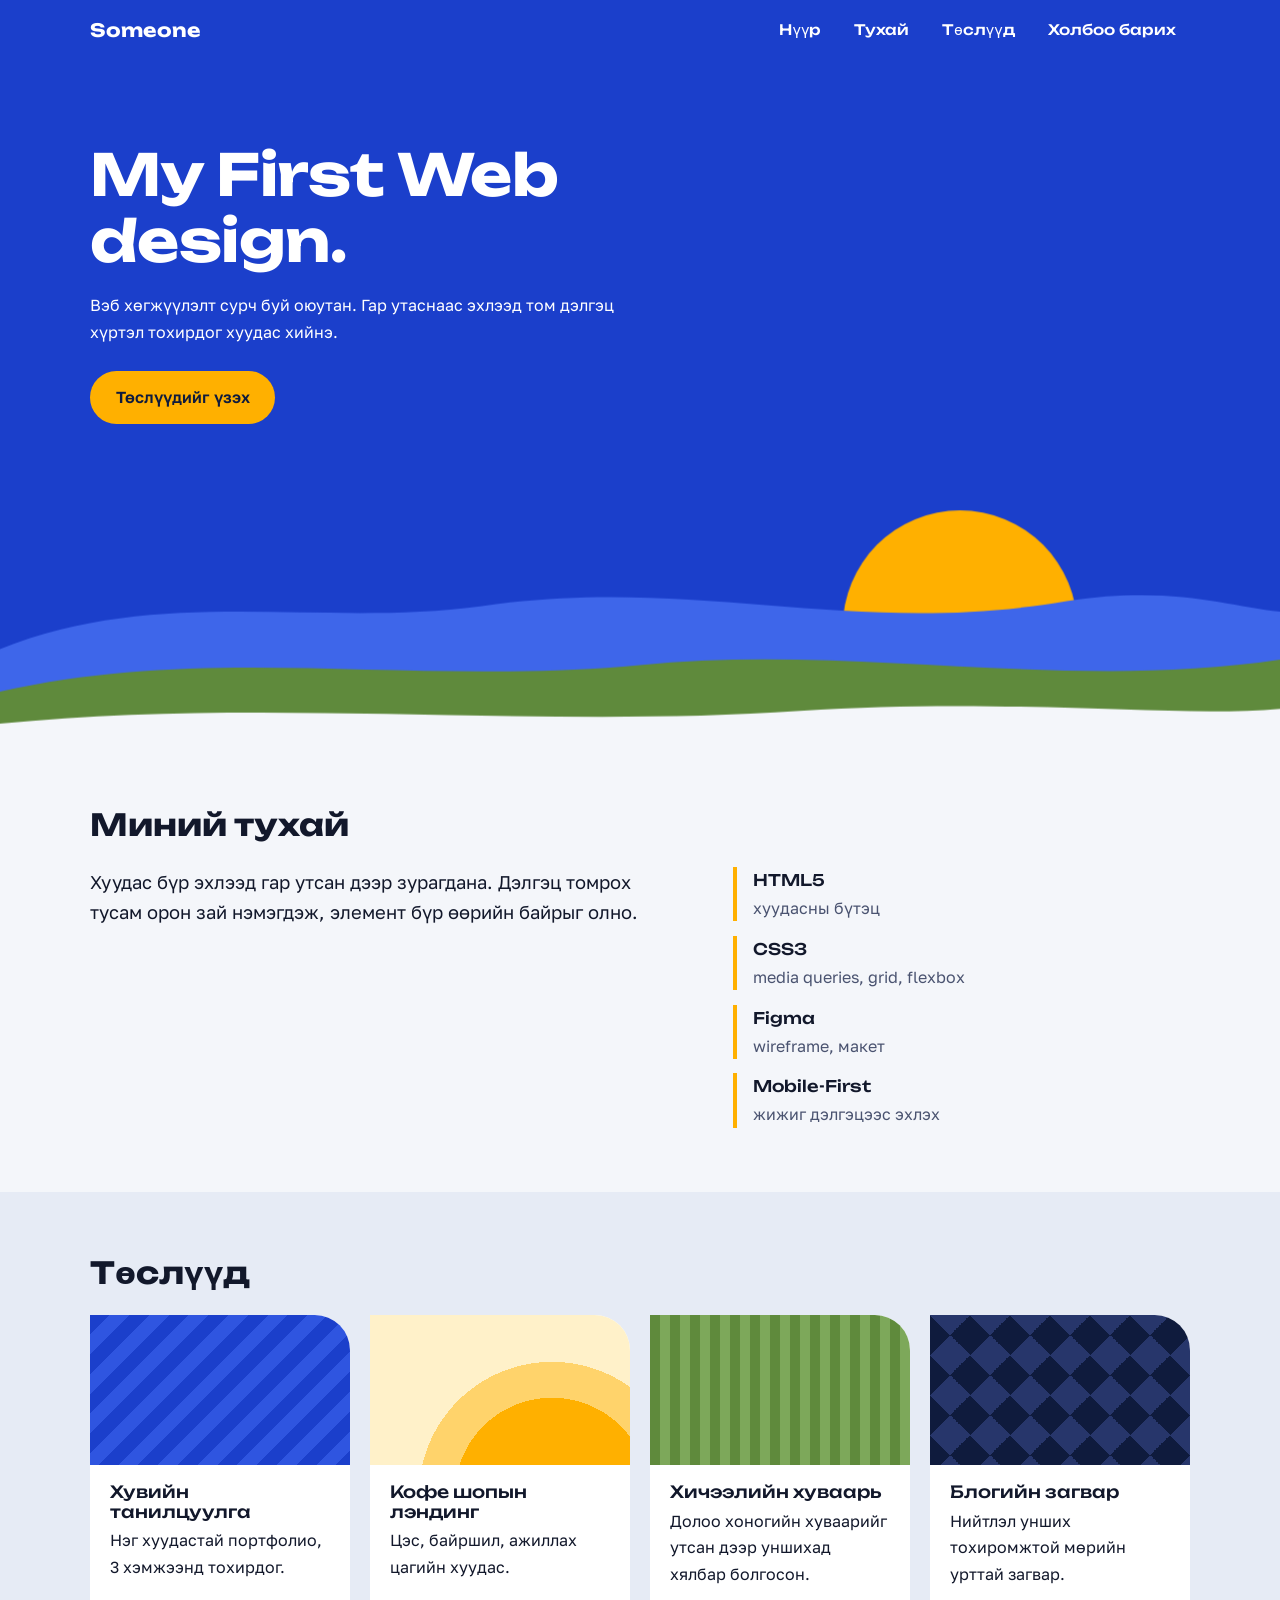
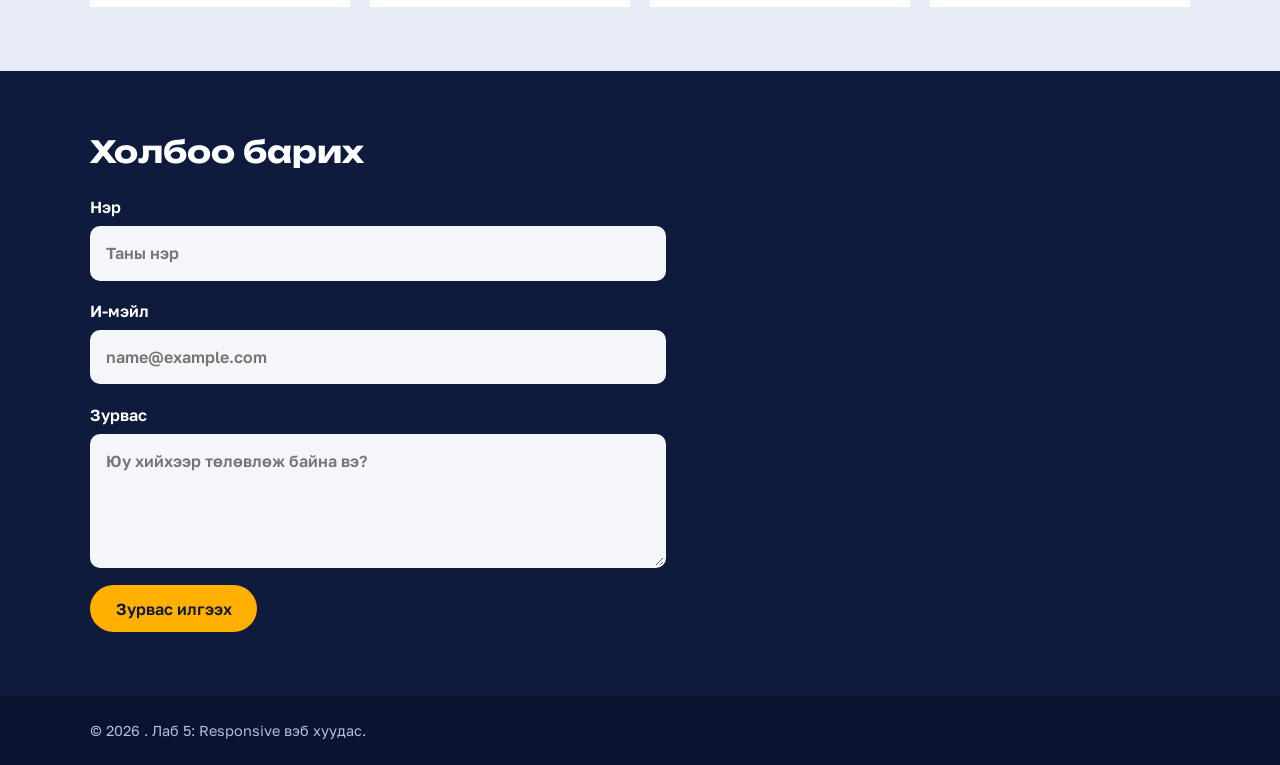
<file: index.html>
<!DOCTYPE html>
<html lang="mn">
<head>
  <meta charset="UTF-8">
  <meta name="viewport" content="width=device-width, initial-scale=1.0">
  <title>Someone – вэб загвар</title>
  <link rel="preconnect" href="https://fonts.googleapis.com">
  <link rel="preconnect" href="https://fonts.gstatic.com" crossorigin>
  <link href="https://fonts.googleapis.com/css2?family=Golos+Text:wght@400;600&family=Unbounded:wght@500;700&display=swap" rel="stylesheet">
  <link rel="stylesheet" href="style.css">
</head>
<body>
 
  <header class="header">
    <a class="logo" href="#home">Someone</a>
 
    <!-- Гар утасны цэс: CSS-only (checkbox) -->
    <input type="checkbox" id="menu-toggle" class="menu-toggle" aria-label="Цэс нээх/хаах">
    <label for="menu-toggle" class="burger" aria-hidden="true"><span></span><span></span></label>
 
    <nav class="nav" aria-label="Үндсэн цэс">
      <ul>
        <li><a href="#home">Нүүр</a></li>
        <li><a href="#about">Тухай</a></li>
        <li><a href="#projects">Төслүүд</a></li>
        <li><a href="#contact">Холбоо барих</a></li>
      </ul>
    </nav>
  </header>
 
  <main>
    <section id="home" class="hero">
      <div class="hero-text">
        <h1>My First Web design.</h1>
        <p>Вэб хөгжүүлэлт сурч буй оюутан. Гар утаснаас эхлээд том дэлгэц хүртэл тохирдог хуудас хийнэ.</p>
        <a href="#projects" class="btn">Төслүүдийг үзэх</a>
      </div>
 
      <!-- Тал нутгийн үүр цайх: нар аажмаар мандана -->
      <svg class="landscape" viewBox="0 0 1200 300" preserveAspectRatio="xMidYMax slice" aria-hidden="true">
        <g class="sun"><circle cx="900" cy="190" r="110" fill="#FFB000"/></g>
        <path d="M0 210 C150 150 300 190 450 170 C650 140 800 200 1000 165 C1100 150 1150 170 1200 175 L1200 300 L0 300 Z" fill="#3E66EA"/>
        <path d="M0 250 C200 205 380 245 600 225 C800 205 1000 250 1200 220 L1200 300 L0 300 Z" fill="#5F8A3C"/>
        <path d="M0 280 C250 255 500 285 750 268 C950 255 1100 275 1200 266 L1200 300 L0 300 Z" fill="#F4F6FA"/>
      </svg>
    </section>
 
    <section id="about" class="section">
      <h2>Миний тухай</h2>
      <div class="about-grid">
        <p class="lead">Хуудас бүр эхлээд гар утсан дээр зурагдана. Дэлгэц томрох тусам орон зай нэмэгдэж, элемент бүр өөрийн байрыг олно.</p>
        <dl class="skills">
          <div><dt>HTML5</dt><dd>хуудасны бүтэц</dd></div>
          <div><dt>CSS3</dt><dd>media queries, grid, flexbox</dd></div>
          <div><dt>Figma</dt><dd>wireframe, макет</dd></div>
          <div><dt>Mobile-First</dt><dd>жижиг дэлгэцээс эхлэх</dd></div>
        </dl>
      </div>
    </section>
 
    <section id="projects" class="section projects">
      <h2>Төслүүд</h2>
      <div class="cards">
        <article class="card c1"><div class="thumb"></div><h3>Хувийн танилцуулга</h3><p>Нэг хуудастай портфолио, 3 хэмжээнд тохирдог.</p></article>
        <article class="card c2"><div class="thumb"></div><h3>Кофе шопын лэндинг</h3><p>Цэс, байршил, ажиллах цагийн хуудас.</p></article>
        <article class="card c3"><div class="thumb"></div><h3>Хичээлийн хуваарь</h3><p>Долоо хоногийн хуваарийг утсан дээр уншихад хялбар болгосон.</p></article>
        <article class="card c4"><div class="thumb"></div><h3>Блогийн загвар</h3><p>Нийтлэл унших тохиромжтой мөрийн урттай загвар.</p></article>
      </div>
    </section>
 
    <section id="contact" class="section contact">
      <h2>Холбоо барих</h2>
      <form class="form" action="#" onsubmit="return false">
        <label>Нэр <input type="text" placeholder="Таны нэр" autocomplete="name"></label>
        <label>И-мэйл <input type="email" placeholder="name@example.com" autocomplete="email"></label>
        <label>Зурвас <textarea rows="4" placeholder="Юу хийхээр төлөвлөж байна вэ?"></textarea></label>
        <button class="btn" type="submit">Зурвас илгээх</button>
      </form>
    </section>
  </main>
 
  <footer class="footer">
    <p>&copy; 2026 . Лаб 5: Responsive вэб хуудас.</p>
  </footer>
 
</body>
</html>
</file>
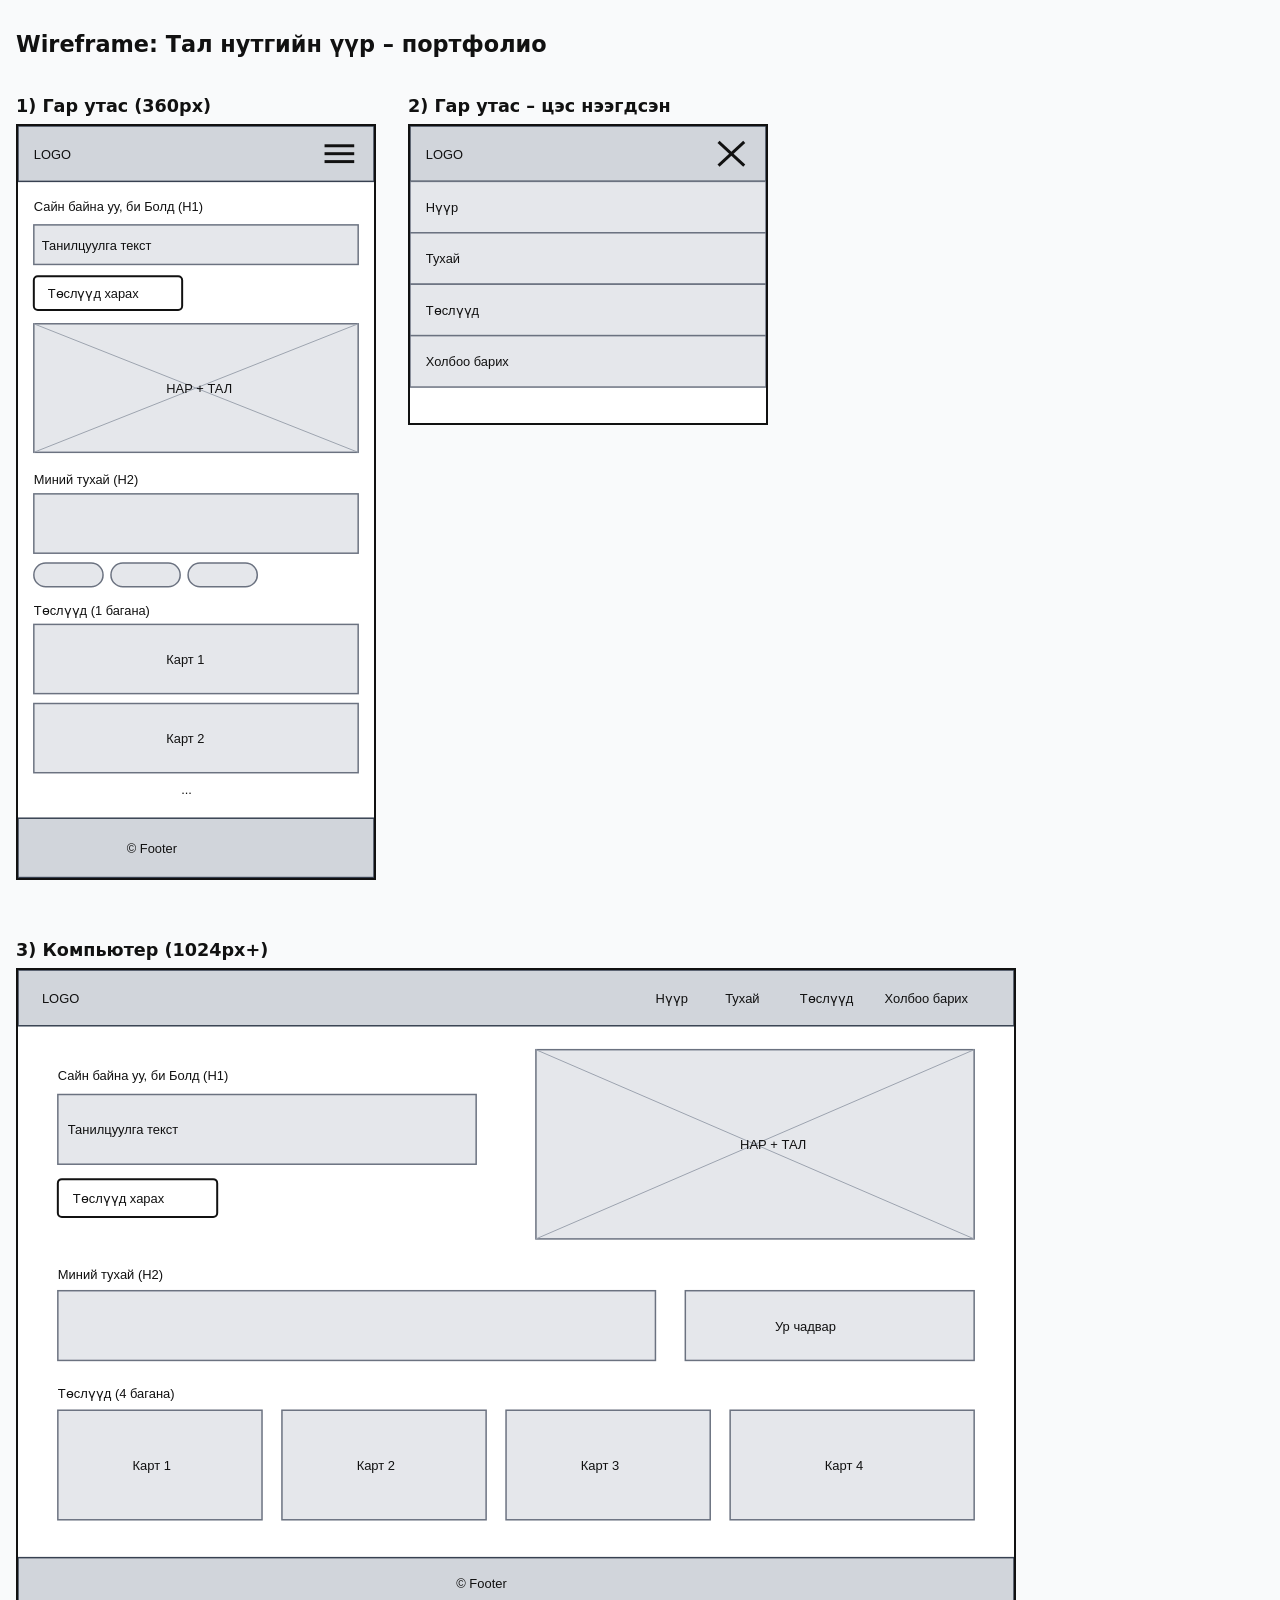
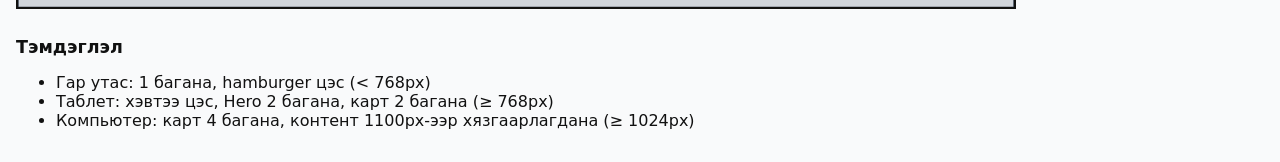
<file: wireframe.html>
<!DOCTYPE html>
<html lang="mn">
<head>
<meta charset="UTF-8">
<meta name="viewport" content="width=device-width, initial-scale=1.0">
<title>Wireframe – Портфолио</title>
<style>
  * { box-sizing: border-box; }
  body { font-family: system-ui, Arial, sans-serif; margin: 0; padding: 1rem; background: #f9fafb; color: #111; }
  h1 { font-size: 1.4rem; }
  h2 { font-size: 1.1rem; margin: 1.5rem 0 0.5rem; }
  .wrap { display: flex; flex-wrap: wrap; gap: 2rem; align-items: flex-start; }
  svg { max-width: 100%; height: auto; background: #fff; border: 2px solid #111; }
  text { font-family: Arial, sans-serif; font-size: 13px; fill: #111; }
  .box { fill: #e5e7eb; stroke: #6b7280; stroke-width: 1.5; }
  .bar { fill: #d1d5db; stroke: #374151; stroke-width: 1.5; }
  .x { stroke: #9ca3af; stroke-width: 1; }
  .btn { fill: #fff; stroke: #111; stroke-width: 2; }
</style>
</head>
<body>
<h1>Wireframe: Тал нутгийн үүр – портфолио</h1>

<div class="wrap">

<!-- ============ MOBILE 360x760 ============ -->
<div>
<h2>1) Гар утас (360px)</h2>
<svg width="360" height="760" viewBox="0 0 360 760">
  <!-- header -->
  <rect class="bar" x="0" y="0" width="360" height="56"/>
  <text x="16" y="33">LOGO</text>
  <g stroke="#111" stroke-width="3"><line x1="310" y1="20" x2="340" y2="20"/><line x1="310" y1="28" x2="340" y2="28"/><line x1="310" y1="36" x2="340" y2="36"/></g>
  <!-- hero -->
  <text x="16" y="86">Сайн байна уу, би Болд (H1)</text>
  <rect class="box" x="16" y="100" width="328" height="40"/><text x="24" y="125">Танилцуулга текст</text>
  <rect class="btn" x="16" y="152" width="150" height="34" rx="4"/><text x="30" y="174">Төслүүд харах</text>
  <rect class="box" x="16" y="200" width="328" height="130"/><line class="x" x1="16" y1="200" x2="344" y2="330"/><line class="x" x1="344" y1="200" x2="16" y2="330"/><text x="150" y="270">НАР + ТАЛ</text>
  <!-- about -->
  <text x="16" y="362">Миний тухай (H2)</text>
  <rect class="box" x="16" y="372" width="328" height="60"/>
  <rect class="box" x="16" y="442" width="70" height="24" rx="12"/><rect class="box" x="94" y="442" width="70" height="24" rx="12"/><rect class="box" x="172" y="442" width="70" height="24" rx="12"/>
  <!-- projects 1 column -->
  <text x="16" y="494">Төслүүд (1 багана)</text>
  <rect class="box" x="16" y="504" width="328" height="70"/><text x="150" y="544">Карт 1</text>
  <rect class="box" x="16" y="584" width="328" height="70"/><text x="150" y="624">Карт 2</text>
  <text x="165" y="676">...</text>
  <!-- footer -->
  <rect class="bar" x="0" y="700" width="360" height="60"/><text x="110" y="735">© Footer</text>
</svg>
</div>

<!-- ============ MOBILE MENU OPEN ============ -->
<div>
<h2>2) Гар утас – цэс нээгдсэн</h2>
<svg width="360" height="300" viewBox="0 0 360 300">
  <rect class="bar" x="0" y="0" width="360" height="56"/>
  <text x="16" y="33">LOGO</text>
  <g stroke="#111" stroke-width="3"><line x1="312" y1="16" x2="338" y2="40"/><line x1="312" y1="40" x2="338" y2="16"/></g>
  <rect class="box" x="0" y="56" width="360" height="52"/><text x="16" y="87">Нүүр</text>
  <rect class="box" x="0" y="108" width="360" height="52"/><text x="16" y="139">Тухай</text>
  <rect class="box" x="0" y="160" width="360" height="52"/><text x="16" y="191">Төслүүд</text>
  <rect class="box" x="0" y="212" width="360" height="52"/><text x="16" y="243">Холбоо барих</text>
</svg>
</div>

<!-- ============ DESKTOP 1000x640 ============ -->
<div style="width:100%">
<h2>3) Компьютер (1024px+)</h2>
<svg width="1000" height="640" viewBox="0 0 1000 640">
  <!-- header -->
  <rect class="bar" x="0" y="0" width="1000" height="56"/>
  <text x="24" y="33">LOGO</text>
  <text x="640" y="33">Нүүр</text><text x="710" y="33">Тухай</text><text x="785" y="33">Төслүүд</text><text x="870" y="33">Холбоо барих</text>
  <!-- hero 2 columns -->
  <text x="40" y="110">Сайн байна уу, би Болд (H1)</text>
  <rect class="box" x="40" y="125" width="420" height="70"/><text x="50" y="165">Танилцуулга текст</text>
  <rect class="btn" x="40" y="210" width="160" height="38" rx="4"/><text x="55" y="234">Төслүүд харах</text>
  <rect class="box" x="520" y="80" width="440" height="190"/><line class="x" x1="520" y1="80" x2="960" y2="270"/><line class="x" x1="960" y1="80" x2="520" y2="270"/><text x="725" y="180">НАР + ТАЛ</text>
  <!-- about 2fr/1fr -->
  <text x="40" y="310">Миний тухай (H2)</text>
  <rect class="box" x="40" y="322" width="600" height="70"/>
  <rect class="box" x="670" y="322" width="290" height="70"/><text x="760" y="362">Ур чадвар</text>
  <!-- projects 4 columns -->
  <text x="40" y="430">Төслүүд (4 багана)</text>
  <rect class="box" x="40" y="442" width="205" height="110"/><text x="115" y="502">Карт 1</text>
  <rect class="box" x="265" y="442" width="205" height="110"/><text x="340" y="502">Карт 2</text>
  <rect class="box" x="490" y="442" width="205" height="110"/><text x="565" y="502">Карт 3</text>
  <rect class="box" x="715" y="442" width="245" height="110"/><text x="810" y="502">Карт 4</text>
  <!-- footer -->
  <rect class="bar" x="0" y="590" width="1000" height="50"/><text x="440" y="620">© Footer</text>
</svg>
</div>

</div>

<h2>Тэмдэглэл</h2>
<ul>
  <li>Гар утас: 1 багана, hamburger цэс (&lt; 768px)</li>
  <li>Таблет: хэвтээ цэс, Hero 2 багана, карт 2 багана (≥ 768px)</li>
  <li>Компьютер: карт 4 багана, контент 1100px-ээр хязгаарлагдана (≥ 1024px)</li>
</ul>
</body>
</html>
</file>
<file: style.css>
:root {
  --sky: #1B3FCB;
  --sun: #FFB000;
  --steppe: #5F8A3C;
  --snow: #F4F6FA;
  --night: #0F1B3D;
  --ink: #12182B;
 
  --display: "Unbounded", "Arial Black", system-ui, sans-serif;
  --text: "Golos Text", system-ui, -apple-system, "Segoe UI", Roboto, Arial, sans-serif;
}
 
*, *::before, *::after { box-sizing: border-box; }
 
html { scroll-behavior: smooth; }
 
body {
  margin: 0;
  font-family: var(--text);
  font-size: 1rem;
  line-height: 1.65;
  color: var(--ink);
  background: var(--snow);
  overflow-x: hidden;                 /* хэвтээ скролл үүсэхээс сэргийлнэ */
}
 
img, svg, video { max-width: 100%; }
h1, h2, h3, p, dd, dt, a, label { overflow-wrap: anywhere; }
 
a { color: inherit; }
:focus-visible { outline: 3px solid var(--sun); outline-offset: 3px; }
 
h1, h2, h3 { font-family: var(--display); line-height: 1.15; margin: 0; }
 
/* Бүх хэсгийн хажуугийн зай нэг дор */
.header, .hero, .section, .footer { padding-inline: 1rem; }
 
/* ---------- Header + навигаци (гар утас) ---------- */
.header {
  position: sticky;
  top: 0;
  z-index: 10;
  display: flex;
  align-items: center;
  justify-content: space-between;
  padding-block: 0.7rem;
  background: var(--sky);
  color: #fff;
}
.logo {
  font-family: var(--display);
  font-weight: 700;
  font-size: 1.15rem;
  text-decoration: none;
}
 
.menu-toggle { position: absolute; opacity: 0; pointer-events: none; }
 
.burger {
  display: grid;
  gap: 7px;
  width: 44px;
  height: 44px;
  place-content: center;
  cursor: pointer;
}
.burger span {
  display: block;
  width: 26px;
  height: 3px;
  background: var(--sun);
  border-radius: 2px;
  transition: transform 0.25s;
}
.menu-toggle:focus-visible ~ .burger { outline: 3px solid var(--sun); outline-offset: 2px; }
.menu-toggle:checked ~ .burger span:first-child { transform: translateY(5px) rotate(45deg); }
.menu-toggle:checked ~ .burger span:last-child  { transform: translateY(-5px) rotate(-45deg); }
 
/* Цэс нь гар утсан дээр толгойн доор бүтэн өргөнөөр задарна */
.nav {
  position: absolute;
  top: 100%;
  left: 0;
  right: 0;
  background: var(--night);
  max-height: 0;
  overflow: hidden;
  transition: max-height 0.3s ease;
}
.nav ul { list-style: none; margin: 0; padding: 0; }
.nav a {
  display: block;
  padding: 1.1rem 1rem;
  font-family: var(--display);
  font-weight: 500;
  font-size: 1.05rem;
  color: #fff;
  text-decoration: none;
  border-top: 1px solid rgba(255, 255, 255, 0.15);
}
.nav a:hover { color: var(--sun); }
.menu-toggle:checked ~ .nav { max-height: 420px; }
 
/* ---------- Hero ---------- */
.hero {
  position: relative;
  overflow: hidden;                 /* SVG хэмжээнээс халихгүй */
  padding-block: 2.5rem 15rem;      /* доод зай = ландшафтын өндөр, текст давхцахгүй */
  background: var(--sky);
  color: #fff;
}
.hero-text { position: relative; z-index: 1; max-width: 38rem; }
.hero h1 { font-weight: 700; font-size: clamp(1.7rem, 8vw, 2.4rem); letter-spacing: -0.01em; }
.hero p { margin: 1.1rem 0 1.6rem; max-width: 34rem; }
 
.landscape {
  position: absolute;
  left: 0;
  bottom: -1px;
  width: 100%;
  height: 12.5rem;
  display: block;
}
.sun { transform-box: fill-box; animation: rise 1.8s cubic-bezier(.2, .7, .2, 1) both; }
@keyframes rise { from { transform: translateY(110px); } to { transform: translateY(0); } }
 
.btn {
  display: inline-block;
  padding: 0.85rem 1.6rem;
  background: var(--sun);
  color: var(--night);
  font-family: var(--text);
  font-weight: 600;
  font-size: 1rem;
  border: 0;
  border-radius: 999px;
  text-decoration: none;
  cursor: pointer;
}
.btn:hover { background: #fff; }
 
/* ---------- Section-ууд ---------- */
.section { padding-block: 3rem; }
.section h2 { font-size: clamp(1.4rem, 6vw, 1.9rem); margin-bottom: 1.5rem; }
 
.about-grid { display: grid; grid-template-columns: 1fr; gap: 2rem; }
.lead { margin: 0; font-size: 1.15rem; max-width: 36rem; }
 
.skills { margin: 0; display: grid; gap: 0.9rem; }
.skills div { padding-left: 1rem; border-left: 4px solid var(--sun); }
.skills dt { font-family: var(--display); font-weight: 500; font-size: 1rem; }
.skills dd { margin: 0.1rem 0 0; color: #4a5370; }
 
/* ---------- Төслүүд ---------- */
.projects { background: #E6EBF5; }
.cards { display: grid; grid-template-columns: 1fr; gap: 1.25rem; }
.card {
  background: #fff;
  border-radius: 0 2.2rem 0 0;      /* зөвхөн нэг булан нь бөөрөнхий */
  overflow: hidden;
  padding-bottom: 1.25rem;
}
.card h3 { font-weight: 500; font-size: 1.05rem; margin: 1.1rem 1.25rem 0.4rem; }
.card p { margin: 0 1.25rem; }
 
.thumb { height: 120px; }
.c1 .thumb { background: repeating-linear-gradient(135deg, var(--sky) 0 14px, #2F55E0 14px 28px); }
.c2 .thumb { background: radial-gradient(circle at 70% 120%, var(--sun) 0 38%, #FFD36B 38% 52%, #FFF1C9 52%); }
.c3 .thumb { background: repeating-linear-gradient(90deg, var(--steppe) 0 10px, #7DA85A 10px 20px); }
.c4 .thumb { background: conic-gradient(from 45deg at 50% 50%, var(--night) 0 25%, #27366B 0 50%, var(--night) 0 75%, #27366B 0) 0 0 / 40px 40px; }
 
/* ---------- Холбоо барих ---------- */
.contact { background: var(--night); color: #fff; }
.form { display: grid; gap: 1.1rem; max-width: 36rem; }
.form label { display: grid; gap: 0.35rem; font-weight: 600; }
.form input, .form textarea {
  width: 100%;
  padding: 0.75rem 0.9rem;
  font: inherit;
  color: var(--ink);
  background: var(--snow);
  border: 2px solid transparent;
  border-radius: 10px;
}
.form input:focus, .form textarea:focus { border-color: var(--sun); outline: none; }
.form .btn { justify-self: start; }
 
.footer { padding-block: 1.4rem; background: #0A1330; color: #b6bfd8; font-size: 0.9rem; }
.footer p { margin: 0; }
 
/* =========================================================
   ТАБЛЕТ: >= 768px
   ========================================================= */
@media (min-width: 768px) {
  .header, .hero, .section, .footer { padding-inline: 2rem; }
 
  /* Burger-г нууж, цэсийг хэвтээ болгоно */
  .burger { display: none; }
  .nav {
    position: static;
    max-height: none;
    overflow: visible;
    background: transparent;
  }
  .nav ul { display: flex; gap: 0.25rem; }
  .nav a {
    padding: 0.5rem 0.9rem;
    font-size: 0.9rem;
    border: 0;
    border-radius: 999px;
  }
  .nav a:hover { background: rgba(255, 255, 255, 0.14); color: #fff; }
 
  .hero { padding-block: 4rem 18rem; }
  .hero h1 { font-size: clamp(2.2rem, 5.5vw, 3.2rem); }
  .landscape { height: 16rem; }
 
  .section { padding-block: 4rem; }
  .about-grid { grid-template-columns: 1.3fr 1fr; align-items: start; gap: 3rem; }
  .cards { grid-template-columns: repeat(2, 1fr); }
}
 
/* =========================================================
   КОМПЬЮТЕР: >= 1024px
   ========================================================= */
@media (min-width: 1024px) {
  /* контентыг 1100px-ээр хязгаарлана */
  .header, .hero, .section, .footer {
    padding-inline: max(2rem, calc((100% - 1100px) / 2));
  }
  .hero { padding-block: 5rem 20rem; }
  .hero h1 { font-size: 3.6rem; }
  .landscape { height: 20rem; }
 
  .cards { grid-template-columns: repeat(4, 1fr); }
  .thumb { height: 150px; }
}
 
/* Хөдөлгөөн багасгах тохиргоотой хэрэглэгчид */
@media (prefers-reduced-motion: reduce) {
  html { scroll-behavior: auto; }
  .sun { animation: none; }
  .nav, .burger span { transition: none; }
}
</file>
